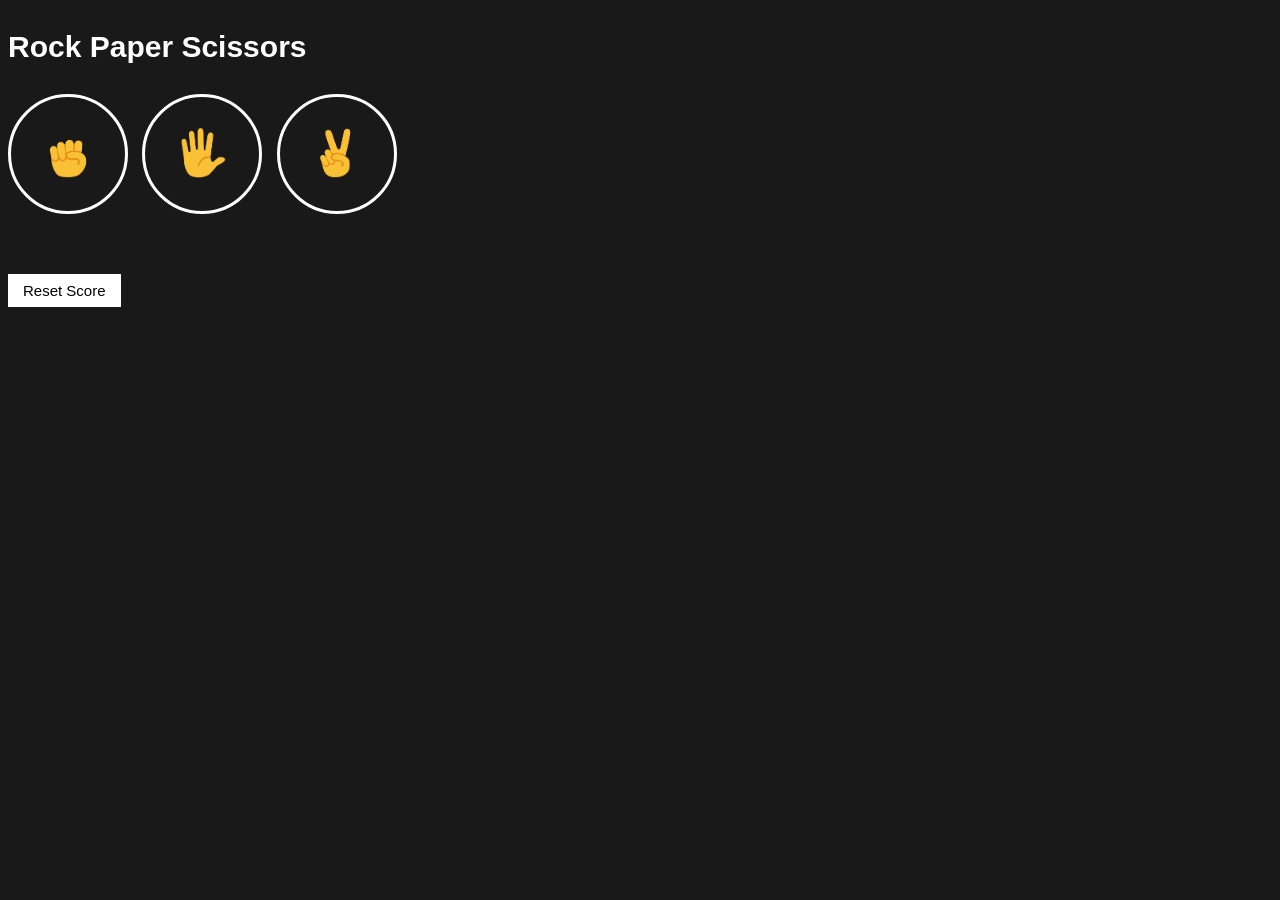
<file: Rock-Paper-Scissors/index.html>
<!DOCTYPE html>
<html>
    <head>
        <title>
           Rock Paper Scissors
        </title>
        <link rel="stylesheet" href="style.css">
    </head>
    <body>
        <p class="title">
            Rock Paper Scissors
        </p>
        <button onclick="
         playGame('Rock');
           " class="move-button" >
           <img src="images/rock-emoji.png" class="move-icon">
           </button>

        <button onclick="  
         playGame('Paper');
         " class="move-button">
         <img src="images/paper-emoji.png" class="move-icon">
         </button>


        <button onclick="
          playGame('Scissors');
        " class="move-button" >
        <img src="images/scissors-emoji.png"class="move-icon">
        </button>

        <p class="js-result result" ></p>

        <p class="js-moves"></p>

        <p class="js-score score"></p>

        <button onclick="
        score.wins = 0;
        score.losses = 0;
        score.ties = 0;
        localStorage.removeItem('score');
        updateScoreElement();
        " 
        class="reset-score-button"
        >Reset Score</button>
    </body>
    <script src="10-rock-paper-scissors.js"></script>
</html>
</file>
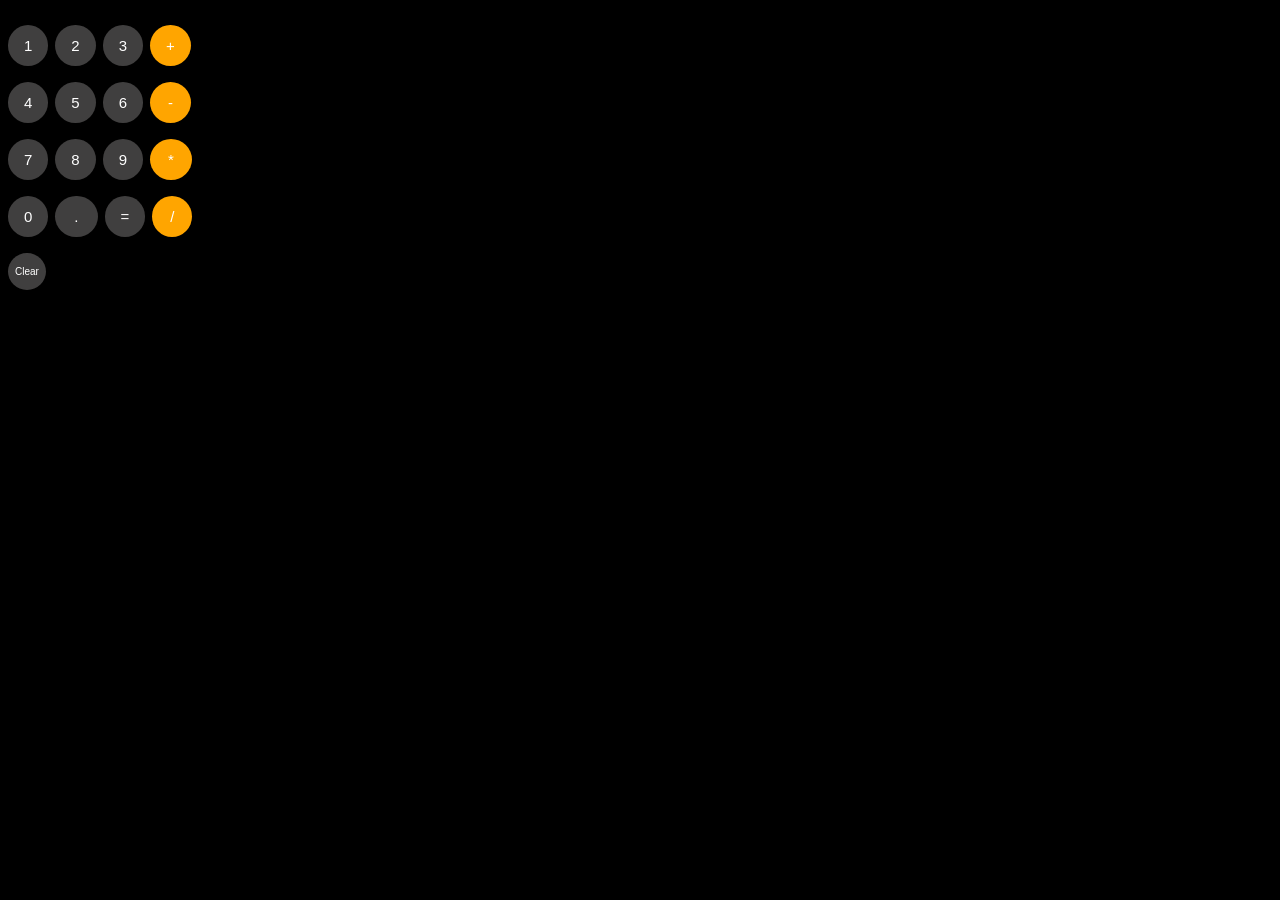
<file: calculator.html>
<!DOCTYPE html>
<html>
    <Head>
        <title>calculator</title>
    </Head>

    <style>

        body {
            background-color: black;
        }
 
        .show-numerals {
            font-size: 25px;
            color: white;
        }

        .number-button,
        .equal-button {
            background-color: rgb(64, 63, 63);
            color:white;
            padding:12px 16px;
            border-radius: 100%;
            border: none;
            font-size: 15px;
            margin-right: 3px;
        }

        .add-button{
            background-color: orange;
            color:white;
            padding:12px 16px;
            border-radius: 100%;
            border: none;
            font-size: 15px;
        }

        .clear-button{
            color:white;
            padding:13px 7px;
            background-color: rgb(64, 63, 63);
            border: none;
            border-radius: 100%;
            font-size: 10px;
        }

        .dot-button{
            background-color: rgb(64, 63, 63);
            color:white;
            padding:12px 19px;
            border-radius: 100%;
            border: none;
            font-size: 15px;
            margin-right: 3px;
        
        }

        .substract-button,
        .multiply-button,
        .division-button {
            background-color: orange;
            color:white;
            padding:12px 18px;
            border-radius: 100%;
            border: none;
            font-size: 15px;
        }



    </style>
    <body>


        <p class="show-numerals"></p>

        <button class="number-button" onclick="
         console.log(updateCalculation('1'));
         displayNumerals ();
            ">1</button>

        <button  class="number-button" onclick="
         console.log(updateCalculation('2'));
         displayNumerals ();
            ">2</button>

        <button class="number-button" onclick="
         console.log(updateCalculation('3'));
         displayNumerals ();
            ">3</button>

        <button class="add-button" onclick="
        console.log(updateCalculation('+'));
        displayNumerals ();
             ">+</button>
             
        <p></p>     
    

        <button class="number-button" onclick="
        console.log(updateCalculation('4'));
        displayNumerals ();
            ">4</button> 
        
        <button class="number-button" onclick="
        console.log(updateCalculation('5'));
        displayNumerals ();
            ">5</button>

        <button class="number-button" onclick="
         console.log(updateCalculation('6'));
         displayNumerals ();
            ">6</button>

        <button class="substract-button" onclick="
        console.log(updateCalculation('-'));
        displayNumerals ();
            ">-</button>

        <p></p>    


        <button class="number-button" onclick="
         console.log(updateCalculation('7'));
         displayNumerals ();
             ">7</button>
    
        <button  class="number-button" onclick="
        console.log(updateCalculation('8'));
        displayNumerals ();
            ">8</button>

        <button class="number-button" onclick="
        console.log(updateCalculation('9'));
        displayNumerals ();
            ">9</button>

        <button class="multiply-button" onclick="
        console.log(updateCalculation('*'));
        displayNumerals ();
            ">*</button>  
            
            <p></p>    

        <button class="number-button" onclick="
        console.log(updateCalculation('0'));
        displayNumerals ();
        ">0</button>

        <button class="dot-button" onclick="
        console.log(updateCalculation('.'));
        displayNumerals ();
        ">.</button>

        <button class="equal-button" onclick="
        calculation = eval(calculation);
        console.log(calculation);
        displayNumerals ();
        localStorage.setItem('calculation',calculation);
        ">=</button>

        <button class="division-button" onclick="
        console.log(updateCalculation('/'));
        displayNumerals ();
            ">/</button>
        <p></p>

        <button  class="clear-button" onclick="
        calculation = '';
        console.log(calculation);
        localStorage.setItem('calculation',calculation);
        displayNumerals ();
            ">Clear</button>
                
           
    <script>

        let calculation = localStorage.getItem('calculation') || '';

        function updateCalculation (value) {
            
            calculation = calculation + value;
             console.log(calculation) ;

             localStorage.setItem('calculation',calculation)
        }


        function displayNumerals () {
            document.querySelector('.show-numerals').innerHTML = calculation;  
              } 
        

    </script>    

    </body>
</html>
</file>
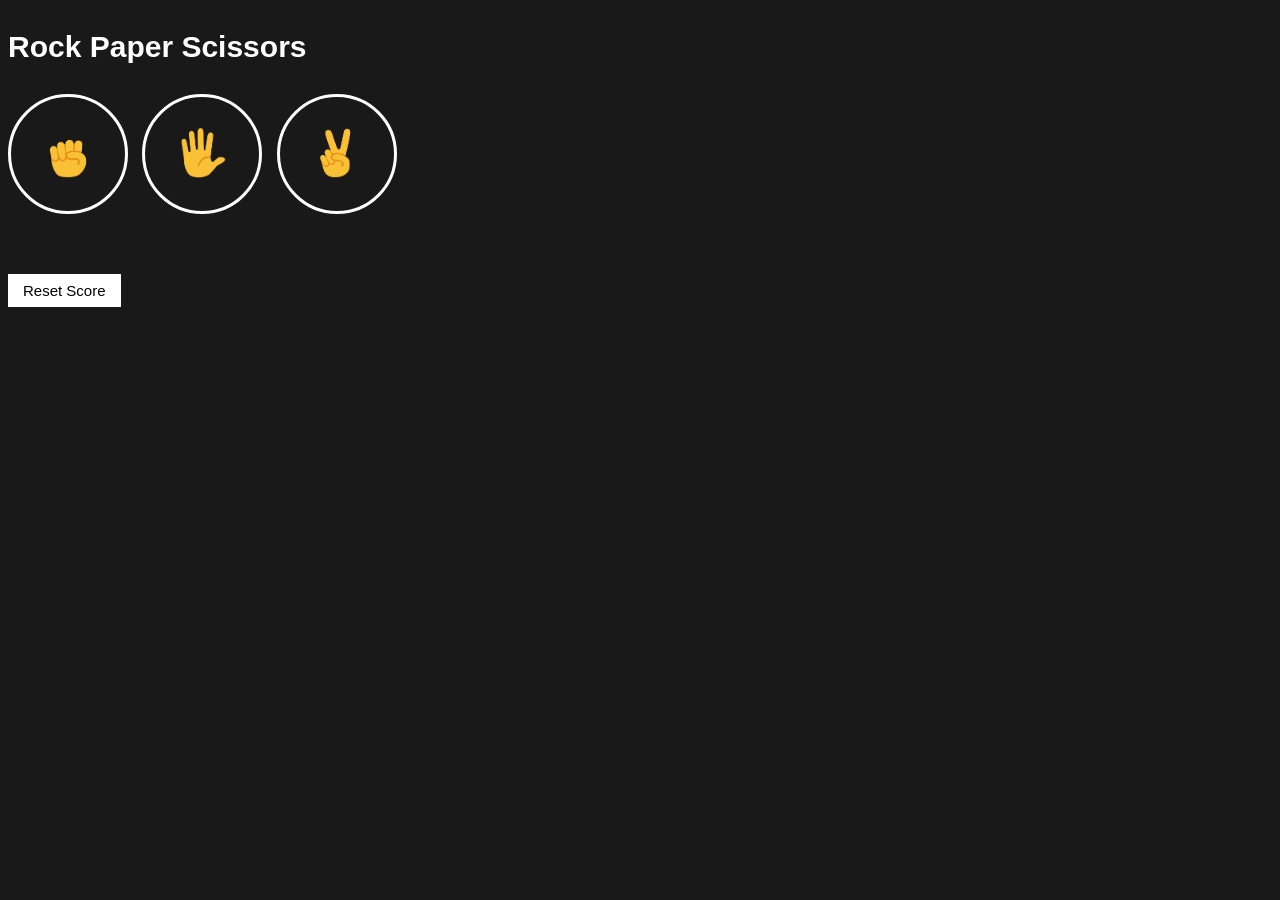
<file: Rock-Paper-Scissors/10-rock-paper-scissors css.html>
<!DOCTYPE html>
<html>
    <head>
        <title>
           Rock Paper Scissors
        </title>
        <link rel="stylesheet" href="10-rock-paper-scissors .css">
    </head>
    <body>
        <p class="title">
            Rock Paper Scissors
        </p>
        <button onclick="
         playGame('Rock');
           " class="move-button" >
           <img src="images/rock-emoji.png" class="move-icon">
           </button>

        <button onclick="  
         playGame('Paper');
         " class="move-button">
         <img src="images/paper-emoji.png" class="move-icon">
         </button>


        <button onclick="
          playGame('Scissors');
        " class="move-button" >
        <img src="images/scissors-emoji.png"class="move-icon">
        </button>

        <p class="js-result result" ></p>

        <p class="js-moves"></p>

        <p class="js-score score"></p>

        <button onclick="
        score.wins = 0;
        score.losses = 0;
        score.ties = 0;
        localStorage.removeItem('score');
        updateScoreElement();
        " 
        class="reset-score-button"
        >Reset Score</button>
    </body>
    <script src="10-rock-paper-scissors.js"></script>
</html>
</file>
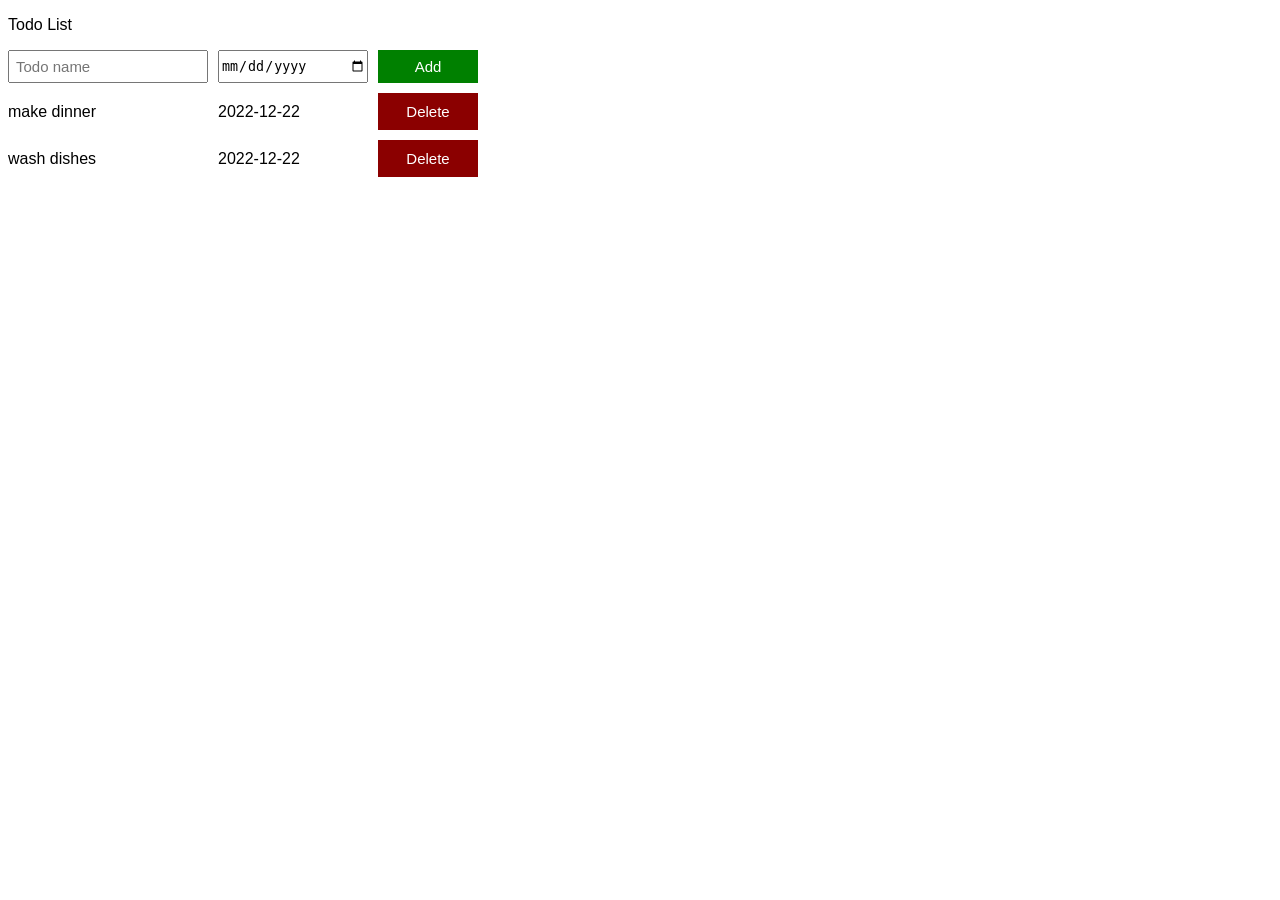
<file: Todo-List/todo-list.html>
<!DOCTYPE html>
<html>
    <head>
        <title>
            Todo List
        </title>
        <link rel="stylesheet" href="Todo-list.css">
    </head>
    <body>
        <p>Todo List </p>

        <div class="todo-input-grid">
            <input placeholder="Todo name" class="js-input name-input" onkeydown="handleKeydown(event);">
            <input type="date" 
            class="js-due-date-input due-date-input">
            <button onclick="
            addTodo()
            " class="add-todo-button">Add</button>
        </div>

        <div class="js-todo-list todo-grid"></div>
        <script src="todo-list.js"></script>
    </body>
</html>
</file>
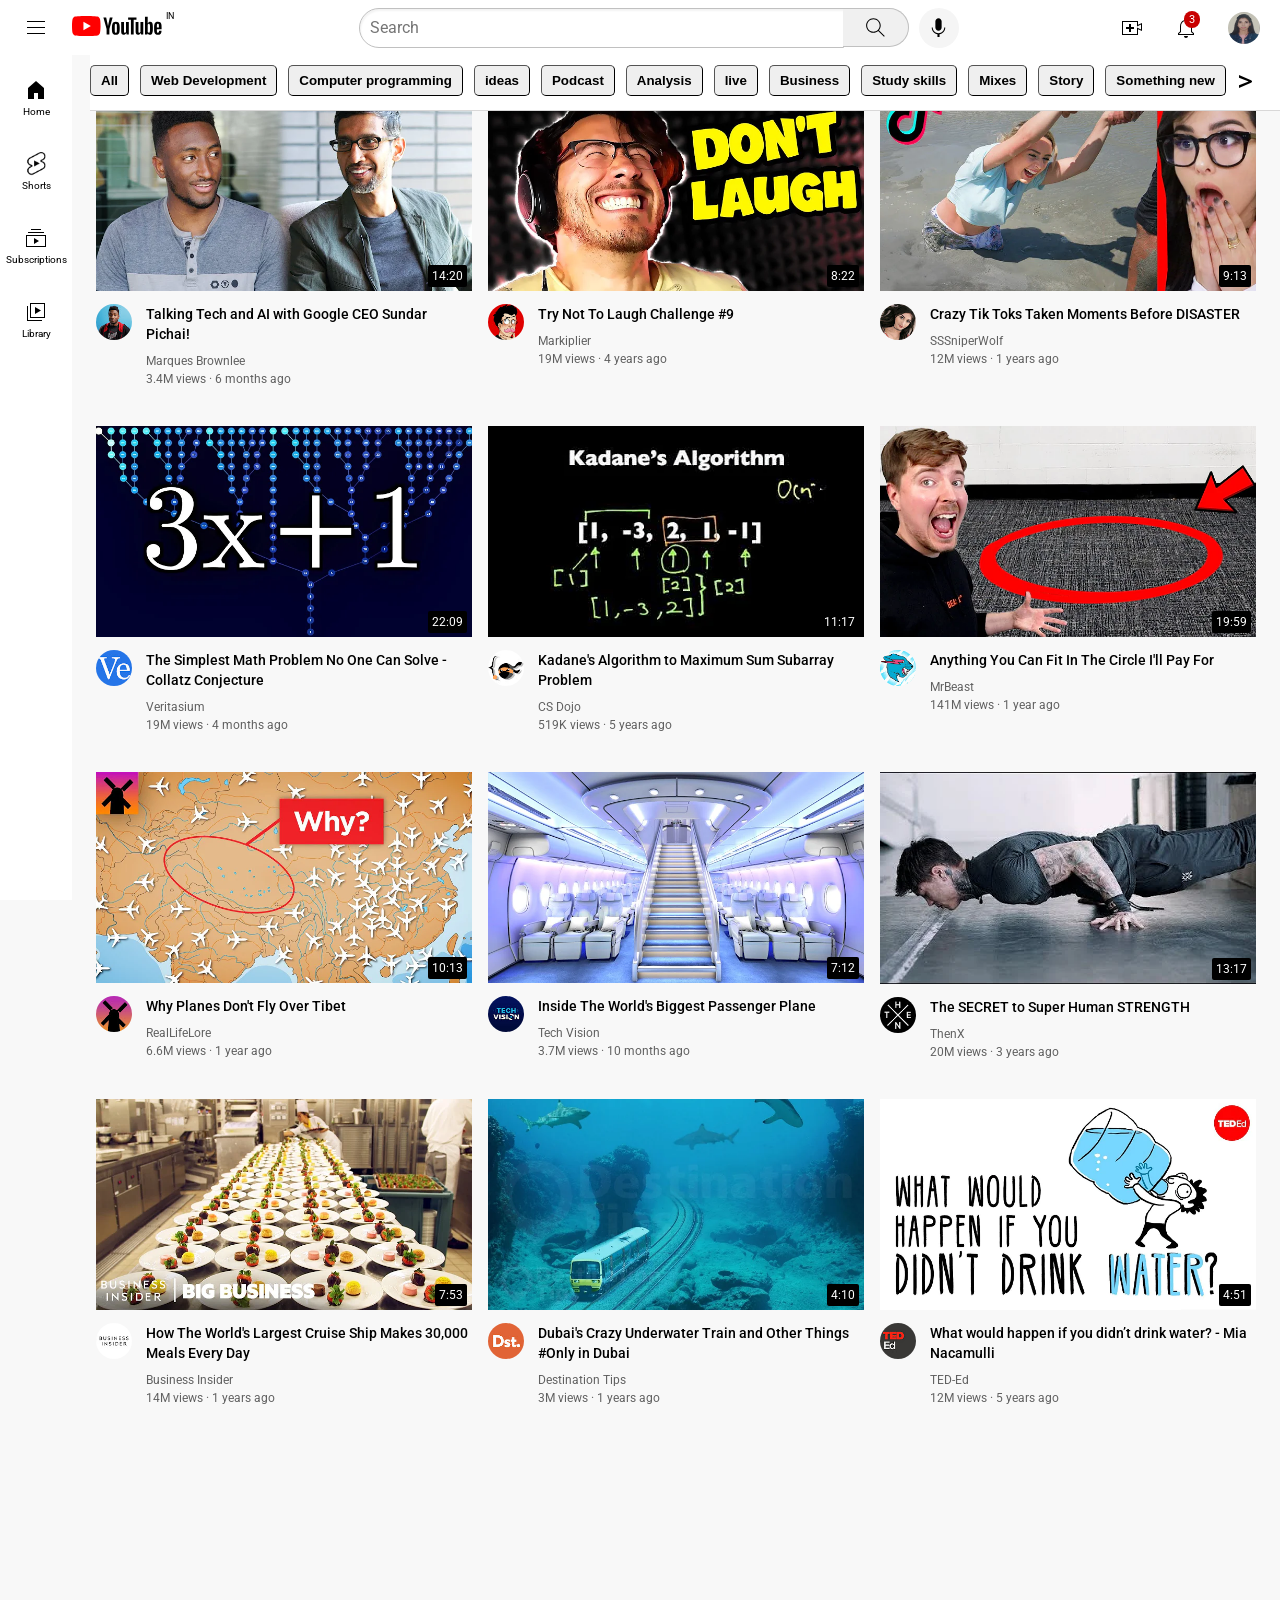
<file: Youtube Clone/Youtube clone (new version)/youtube.html>
<!DOCTYPE html>
<html>

    <head>

        <title>
             Youtube  clone 2
        </title>
        <link rel="preconnect" href="https://fonts.googleapis.com">
       <link rel="preconnect" href="https://fonts.gstatic.com" crossorigin>
      <link href="https://fonts.googleapis.com/css2?family=Roboto:wght@400;500;700&display=swap" rel="stylesheet">
        
        <link rel="stylesheet" href="styles/general.css">
        <link rel="stylesheet" href="styles/heading.css">
        <link rel="stylesheet" href="styles/video.css">
        <link rel="stylesheet" href="styles/sidebar.css">

    </head>
    
    <body>
        <header class="header">
         <div class="left-section">

            <img src="icons/hamburger-menu.svg" class="hamburger-menu">

            <div class="youtube-button-container">
            <img src="icons/youtube-logo.svg" class="youtube-logo">
            <div class="in">IN</div>
        </div>
         </div>   
         <div class="middle-section">
            
            <input  class="search-bar" type="text" placeholder="Search ">
            <button class="search-button">
                <img src="icons/search.svg" class="search-icon">
                <div class="tooltip">Search</div>
            </button>
            <button class="voice-search-button">
                <img src="icons/voice-search-icon.svg" class="voice-search-icon">
                <div class="tooltip">Search with your voice</div>
            </button>
           
         </div>
         <div class="right-section">
            <div class="upload-icon-container">
                <img src="icons/upload.svg" class="upload-icon" >
                <div class="tooltip">Create</div>
            </div> 
            
            <div class="notifications-icon-container">
                <img src="icons/notifications.svg" class="notifications-icon" >
               <div class="notifications-count">3</div>
               <div class="tooltip">notifications</div>
            </div>
           
            <img src="icons/dipti kumari.jpg" class="current-user-picture">
        </header>

        <header class="header2">
            <div class="left-section2">
                <button class="header2s-button"> All </button>
                <button class="header2s-button"> Web Development</button>
                <button class="header2s-button">Computer programming</button>
                <button class="header2s-button">ideas</button>
                <button class="header2s-button">Podcast</button>
                <button class="header2s-button">Analysis</button>
                <button class="header2s-button">live</button>
                <button class="header2s-button">Business</button>
                <button class="header2s-button">Study skills</button>
                <button class="header2s-button">Mixes</button>
                <button class="header2s-button">Story</button>
                <button class="header2s-button">Something new</button>
                <p class="arrow-in-right-section">></p>
            </div>
        </header>
       
    </div>

    <nav class="sidebar">
        <div class="sidebar-link">
            <img src="icons/home.svg">
            <div>Home</div>
         </div>
         <div class="sidebar-link">
            <img src="icons/shorts.png">
            <div>Shorts</div>
        </div>
        <div class="sidebar-link">
            <img src="icons/subscriptions.svg">
            <div>Subscriptions</div>
        </div>
        <!-- <div class="sidebar-link">
            <img src="icons/originals.svg">
            <div>Originals</div>
        </div>
        <div class="sidebar-link">
            <img src="icons/youtube-music.svg">
            <div>Youtube-Music</div>
        </div> -->
        <div class="sidebar-link">
            <img src="icons/library.svg">
            <div>Library</div>
        </nav>
    </div>


    <main>
       <section class="video-grid">

        <div class="video-preview">
            <div class="thumbnail-row">
                <a href="https://www.youtube.com/watch?v=n2RNcPRtAiY" target="_blank" class="video-title-link">
                <img class="thumbnail" src="thumbnails/thumbnail1.webp">
                </a>
                <div class="video-time">14:20</div>
            </div>
            
            <div class="video-info-grid">
                <div class="channel-picture">
                    <a href="https://www.youtube.com/c/mkbhd" target="_blank">
                    <img  class="profile-picture " src="thumbnails/channel-1.jpeg">
                </a>
                </div>
                <div class="video-info"> 
                    <a href="https://www.youtube.com/watch?v=n2RNcPRtAiY" target="_blank" class="video-title-link">
                    <p class="video-title">
                    Talking Tech and AI with Google CEO Sundar Pichai!
                    </p>
                </a>
                    <p class="video-author">
                    Marques Brownlee
                    </p>
                    <P class="video-stats">
                    3.4M views · 6 months ago
                    </P>
                </div>               
            </div>
        </div>
        

        <div class="video-preview">
            <div class="thumbnail-row">
                <a href="https://www.youtube.com/watch?v=mP0RAo9SKZk" target="_blank" class="video-title-link">
                <img class="thumbnail" src="thumbnails/thumbnail-2.webp">
                </a>
                <div class="video-time">8:22</div>
            </div>
            <div class="video-info-grid">
                <div class="channel-picture">
                    <a href="https://www.youtube.com/c/markiplier" target="_blank">  
                    <img  class="profile-picture " src="thumbnails/channel-2.jpeg">
                    </a>
                </div>
                <div class="video-info"> 
                    <a href="https://www.youtube.com/watch?v=mP0RAo9SKZk" target="_blank" class="video-title-link">
                    <p class="video-title">
                    Try Not To Laugh Challenge #9
                    </p>
                </a>
                    <p class="video-author">
                        Markiplier
                    </p>
                    <P class="video-stats">
                    19M views · 4 years ago
                    </P>
                </div>               
            </div>
        </div>
        

        <div class="video-preview">
            <div class="thumbnail-row">
                <a href="https://www.youtube.com/watch?v=FgjPQQeTh1w" target="_blank" class="video-title-link">
                <img class="thumbnail" src="thumbnails/thumbnail-3.webp">
                </a>
                <div class="video-time">9:13</div>
            </div>
            <div class="video-info-grid">
                <div class="channel-picture">
                    <a href="https://www.youtube.com/user/SSSniperWolf" target="_blank">   
                    <img  class="profile-picture " src="thumbnails/channel-3.jpeg">
                    </a>
                </div>
                <div class="video-info"> 
                    <a href="https://www.youtube.com/watch?v=FgjPQQeTh1w" target="_blank" class="video-title-link">
                    <p class="video-title">
                    Crazy Tik Toks Taken Moments Before DISASTER
                    </p>
                </a>
                    <p class="video-author">
                        SSSniperWolf
                    </p>
                    <P class="video-stats">
                    12M views · 1 years ago
                    </P>
                </div>               
            </div>
        </div>
           

        <div class="video-preview">
            <div class="thumbnail-row">
                <a href="https://www.youtube.com/watch?v=094y1Z2wpJg" target="_blank" class="video-title-link">
                <img class="thumbnail" src="thumbnails/thumbnail-4.webp">
                </a>
                <div class="video-time">22:09</div>           
            </div>
            <div class="video-info-grid">
                <div class="channel-picture">
                    <a href="https://www.youtube.com/c/veritasium" target="_blank">
                    <img  class="profile-picture " src="thumbnails/channel-4.jpeg">
                    </a>
                </div>
                <div class="video-info"> 
                    <a href="https://www.youtube.com/watch?v=094y1Z2wpJg" target="_blank" class="video-title-link">
                    <p class="video-title">
                    
                     The Simplest Math Problem No One Can Solve - Collatz Conjecture
                    </p>
                </a>
                    <p class="video-author">
                        Veritasium
                    </p>
                    <P class="video-stats">
                    19M views · 4 months ago
                    </P>
                </div>               
            </div>
        </div>
        

        <div class="video-preview">
            <div class="thumbnail-row">
                <a href="https://www.youtube.com/watch?v=86CQq3pKSUw" target="_blank" class="video-title-link">
                <img class="thumbnail" src="thumbnails/thumbnail-5.webp">
                </a>
                <div class="video-time">11:17</div>
            </div>
            <div class="video-info-grid">
                <div class="channel-picture">
                    <a href="https://www.youtube.com/c/CSDojo" target="_blank">
                    <img  class="profile-picture " src="thumbnails/channel-5.jpeg">
                    </a>
                </div>
                <div class="video-info"> 
                    <a href="https://www.youtube.com/watch?v=86CQq3pKSUw" target="_blank" class="video-title-link">
                    <p class="video-title">
                    
                     Kadane's Algorithm to Maximum Sum Subarray Problem
                    </p>
                </a>
                    <p class="video-author">
                        CS Dojo
                    </p>
                    <P class="video-stats">
                        519K views · 5 years ago
                    </P>
                </div>               
            </div>
        </div>


        <div class="video-preview">
            <div class="thumbnail-row">
                <a href="https://www.youtube.com/watch?v=yXWw0_UfSFg" target="_blank" class="video-title-link">
                <img class="thumbnail" src="thumbnails/thumbnail-6.webp">
                </a>
                <div class="video-time">19:59</div>
            </div>
            <div class="video-info-grid">
                <div class="channel-picture">
                    <a href="https://www.youtube.com/c/MrBeast6000" target="_blank">
                    <img  class="profile-picture " src="thumbnails/channel-6.jpeg">
                    </a>
                </div>
                <div class="video-info"> 
                    <a href="https://www.youtube.com/watch?v=yXWw0_UfSFg" target="_blank" class="video-title-link">
                    <p class="video-title">
                    
                    Anything You Can Fit In The Circle I'll Pay For
                    </p>
                </a>
                    <p class="video-author">
                        MrBeast
                    </p>
                    <P class="video-stats">
                        141M views · 1 year ago
                    </P>
                </div>               
            </div>
        </div>



        <div class="video-preview">
            <div class="thumbnail-row">
                <img class="thumbnail" src="thumbnails/thumbnail-7.webp">
                <div class="video-time">10:13</div>
            </div>
            <div class="video-info-grid">
                <div class="channel-picture">
                    <img  class="profile-picture " src="thumbnails/channel-7.jpeg">
                </div>
                <div class="video-info"> 
                    <a href="https://www.youtube.com/watch?v=fNVa1qMbF9Y" target="_blank" class="video-title-link">

                    <p class="video-title">
                    Why Planes Don't Fly Over Tibet
                    </p>
                </a>
                    <p class="video-author">
                        RealLifeLore
                    </p>
                    <P class="video-stats">
                        6.6M views · 1 year ago
                    </P>
                </div>               
            </div>
        </div>


        <div class="video-preview">
            <div class="thumbnail-row">
                <img class="thumbnail" src="thumbnails/thumbnail-8.webp">
                <div class="video-time">7:12</div>
            </div>
            <div class="video-info-grid">
                <div class="channel-picture">
                    <img  class="profile-picture " src="thumbnails/channel-8.jpeg">
                </div>
                <div class="video-info"> 
                    <a href="https://www.youtube.com/watch?v=lFm4EM1juls" target="_blank" class="video-title-link">

                    <p class="video-title">
                        Inside The World's Biggest Passenger Plane                    
                    </p>
                </a>
                    <p class="video-author">
                        Tech Vision
                    </p>
                    <P class="video-stats">
                        3.7M views · 10 months ago
                    </P>
                </div>               
            </div>
        </div>


        <div class="video-preview">
            <div class="thumbnail-row">
                <img class="thumbnail" src="thumbnails/thumbnail-9.webp">
                <div class="video-time">13:17</div>
            </div>
            <div class="video-info-grid">
                <div class="channel-picture">
                    <img  class="profile-picture " src="thumbnails/channel-9.jpeg">
                </div>
                <div class="video-info"> 
                    <a href="https://www.youtube.com/watch?v=ixmxOlcrlUc" target="_blank" class="video-title-link">

                    <p class="video-title">
                 The SECRET to Super Human STRENGTH     
                   </p>
                </a>
                    <p class="video-author">
                        ThenX
                    </p>
                    <P class="video-stats">
                    20M views · 3 years ago
                    </P>
                </div>               
            </div>
        </div>


        <div class="video-preview">
            <div class="thumbnail-row">
                <img class="thumbnail" src="thumbnails/thumbnail-10.webp">
                <div class="video-time">7:53</div>
            </div>
            <div class="video-info-grid">
                <div class="channel-picture">
                    <img  class="profile-picture " src="thumbnails/channel-10.jpeg">
                </div>
                <div class="video-info"> 
                    <a href="https://www.youtube.com/watch?v=R2vXbFp5C9o" target="_blank" class="video-title-link">

                    <p class="video-title">
                     How The World's Largest Cruise Ship Makes 30,000 Meals Every Day
                    </p>
                </a>
                    <p class="video-author">
                        Business Insider
                    </p>
                    <P class="video-stats">
                    14M views · 1 years ago
                    </P>
                </div>               
            </div>
        </div>


        <div class="video-preview">
            <div class="thumbnail-row">
                <img class="thumbnail" src="thumbnails/thumbnail-11.webp">
                <div class="video-time">4:10</div>
            </div>
            <div class="video-info-grid">
                <div class="channel-picture">
                    <img  class="profile-picture " src="thumbnails/channel-11.jpeg">
                </div>
                <div class="video-info"> 
                    <a href="https://www.youtube.com/watch?v=0nZuYyXET3s" target="_blank" class="video-title-link">

                    <p class="video-title">
                    Dubai's Crazy Underwater Train and Other Things #Only in Dubai
                    </p>
                </a>
                    <p class="video-author">
                        Destination Tips
                    </p>
                    <P class="video-stats">
                    3M views · 1 years ago
                    </P>
                </div>               
            </div>
        </div>

        <div class="video-preview">
            <div class="thumbnail-row">
                <img class="thumbnail" src="thumbnails/thumbnail-12.webp">
                <div class="video-time">4:51</div>
            </div>
            <div class="video-info-grid">
                <div class="channel-picture">
                    <img  class="profile-picture " src="thumbnails/channel-12.jpeg">
                </div>
                <div class="video-info"> 
                    <a href="https://www.youtube.com/watch?v=9iMGFqMmUFs" target="_blank" class="video-title-link">

                    <p class="video-title">
                        What would happen if you didn’t drink water? - Mia Nacamulli                   
                     </p>
                    </a>
                    <p class="video-author">
                        TED-Ed
                    </p>
                    <P class="video-stats">
                    12M views · 5 years ago
                    </P>
                </div>               
            </div>
        </div>
       </section>
    </main>


       

    </body>
</html>
</file>
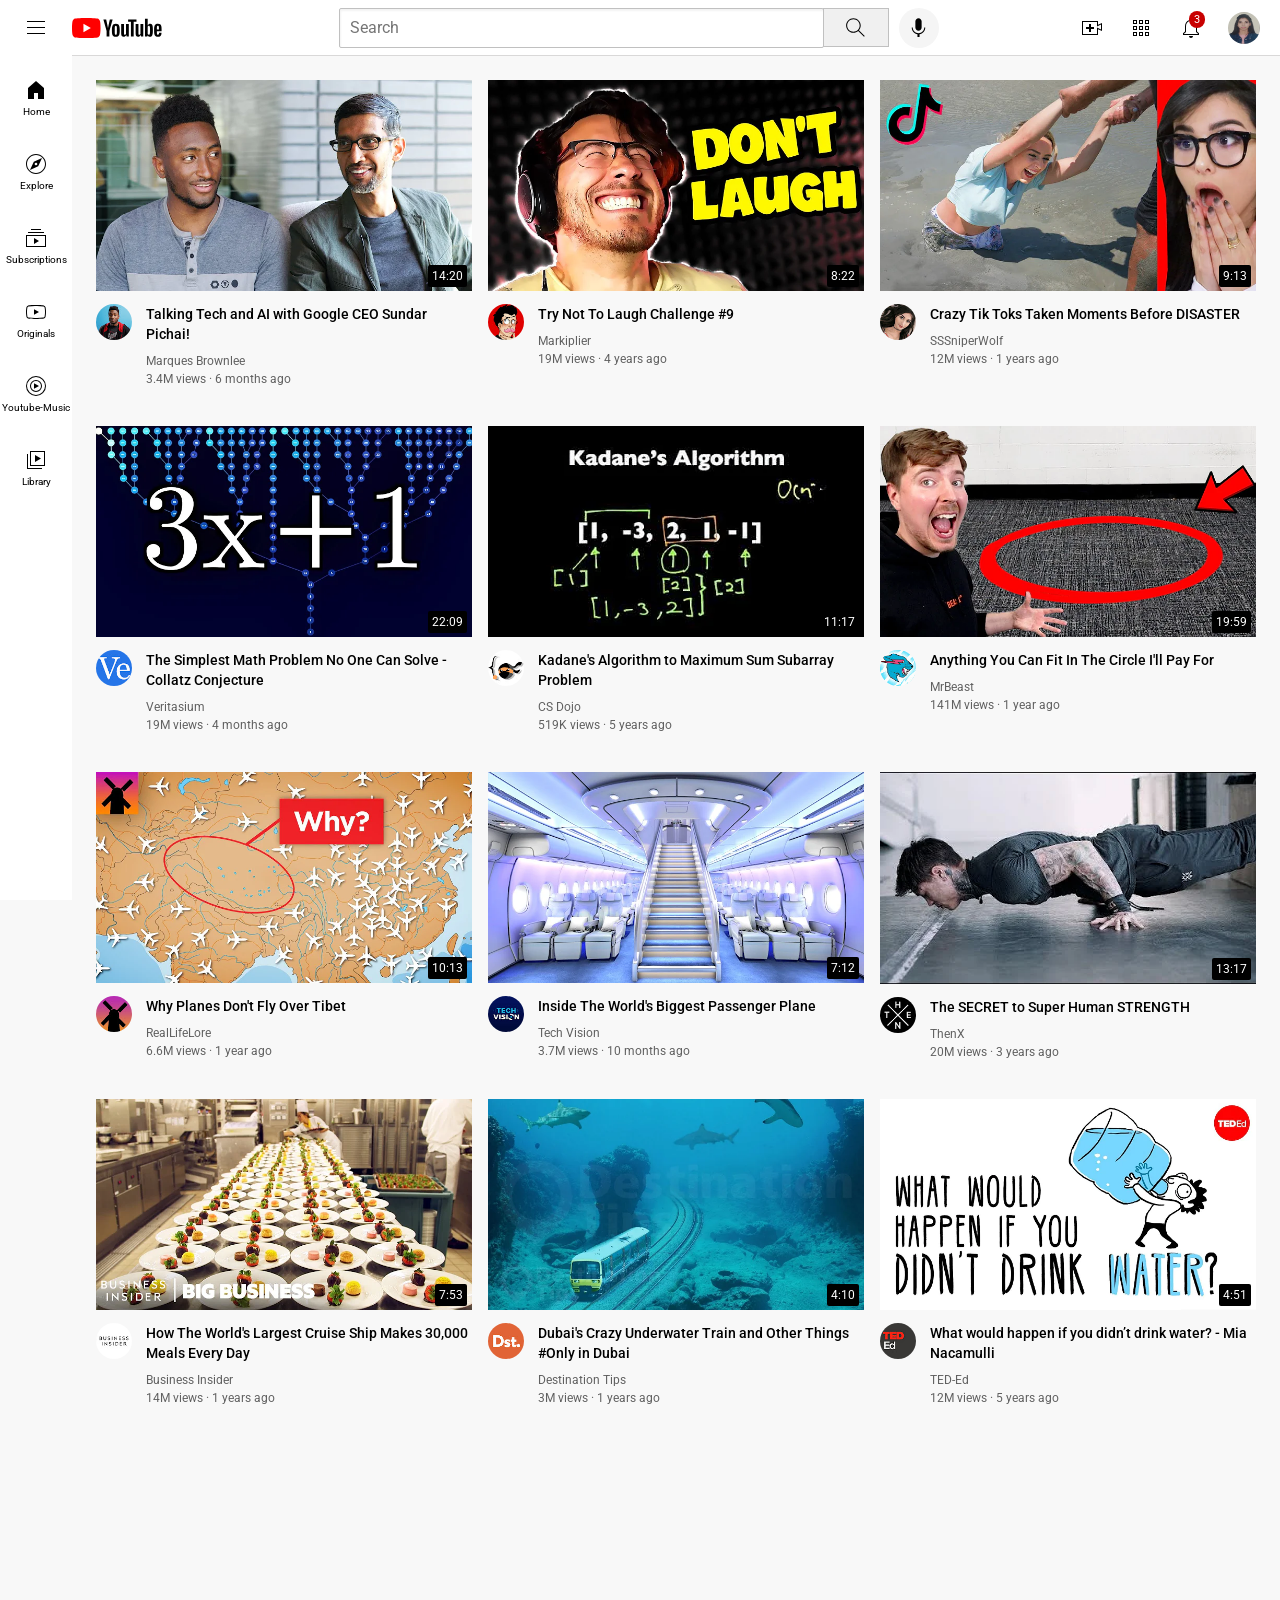
<file: Youtube Clone/youtube clone (old version)/youtube.html>
<!DOCTYPE html>
<html>

    <head>

        <title>
             Youtube  clone
        </title>
        <link rel="preconnect" href="https://fonts.googleapis.com">
       <link rel="preconnect" href="https://fonts.gstatic.com" crossorigin>
      <link href="https://fonts.googleapis.com/css2?family=Roboto:wght@400;500;700&display=swap" rel="stylesheet">
        
        <link rel="stylesheet" href="styles/general.css">
        <link rel="stylesheet" href="styles/heading.css">
        <link rel="stylesheet" href="styles/video.css">
        <link rel="stylesheet" href="styles/sidebar.css">

    </head>
    
    <body>
        <header class="header">
         <div class="left-section">

            <img src="icons/hamburger-menu.svg" class="hamburger-menu">
            <img src="icons/youtube-logo.svg" class="youtube-logo">

         </div>   
         <div class="middle-section">

            <input  class="search-bar" type="text" placeholder="Search ">
            <button class="search-button">
                <img src="icons/search.svg" class="search-icon">
                <div class="tooltip">Search</div>
            </button>
            <button class="voice-search-button">
                <img src="icons/voice-search-icon.svg" class="voice-search-icon">
                <div class="tooltip">Search with your voice</div>
            </button>
           
         </div>
         <div class="right-section">
            <div class="upload-icon-container">
                <img src="icons/upload.svg" class="upload-icon" >
                <div class="tooltip">Create</div>
            </div> 
            <div class="youtube-apps-icon-container">
            <img src="icons/youtube-apps.svg" class="youtube-apps-icon" >
             <div class="tooltip">Youtube apps</div>
        </div>
            <div class="notifications-icon-container">
                <img src="icons/notifications.svg" class="notifications-icon" >
               <div class="notifications-count">3</div>
               <div class="tooltip">notifications</div>
            </div>
           
            <img src="icons/dipti kumari.jpg" class="current-user-picture">
        </header>
       
    </div>

    <nav class="sidebar">
        <div class="sidebar-link">
            <img src="icons/home.svg">
            <div>Home</div>
         </div>
         <div class="sidebar-link">
            <img src="icons/explore.svg">
            <div>Explore</div>
        </div>
        <div class="sidebar-link">
            <img src="icons/subscriptions.svg">
            <div>Subscriptions</div>
        </div>
        <div class="sidebar-link">
            <img src="icons/originals.svg">
            <div>Originals</div>
        </div>
        <div class="sidebar-link">
            <img src="icons/youtube-music.svg">
            <div>Youtube-Music</div>
        </div>
        <div class="sidebar-link">
            <img src="icons/library.svg">
            <div>Library</div>
        </nav>
    </div>


    <main>
       <section class="video-grid">

        <div class="video-preview">
            <div class="thumbnail-row">
                <a href="https://www.youtube.com/watch?v=n2RNcPRtAiY" target="_blank" class="video-title-link">
                <img class="thumbnail" src="thumbnails/thumbnail1.webp">
                </a>
                <div class="video-time">14:20</div>
            </div>
            
            <div class="video-info-grid">
                <div class="channel-picture">
                    <a href="https://www.youtube.com/c/mkbhd" target="_blank">
                    <img  class="profile-picture " src="thumbnails/channel-1.jpeg">
                </a>
                </div>
                <div class="video-info"> 
                    <a href="https://www.youtube.com/watch?v=n2RNcPRtAiY" target="_blank" class="video-title-link">
                    <p class="video-title">
                    Talking Tech and AI with Google CEO Sundar Pichai!
                    </p>
                </a>
                    <p class="video-author">
                    Marques Brownlee
                    </p>
                    <P class="video-stats">
                    3.4M views · 6 months ago
                    </P>
                </div>               
            </div>
        </div>
        

        <div class="video-preview">
            <div class="thumbnail-row">
                <a href="https://www.youtube.com/watch?v=mP0RAo9SKZk" target="_blank" class="video-title-link">
                <img class="thumbnail" src="thumbnails/thumbnail-2.webp">
                </a>
                <div class="video-time">8:22</div>
            </div>
            <div class="video-info-grid">
                <div class="channel-picture">
                    <a href="https://www.youtube.com/c/markiplier" target="_blank">  
                    <img  class="profile-picture " src="thumbnails/channel-2.jpeg">
                    </a>
                </div>
                <div class="video-info"> 
                    <a href="https://www.youtube.com/watch?v=mP0RAo9SKZk" target="_blank" class="video-title-link">
                    <p class="video-title">
                    Try Not To Laugh Challenge #9
                    </p>
                </a>
                    <p class="video-author">
                        Markiplier
                    </p>
                    <P class="video-stats">
                    19M views · 4 years ago
                    </P>
                </div>               
            </div>
        </div>
        

        <div class="video-preview">
            <div class="thumbnail-row">
                <a href="https://www.youtube.com/watch?v=FgjPQQeTh1w" target="_blank" class="video-title-link">
                <img class="thumbnail" src="thumbnails/thumbnail-3.webp">
                </a>
                <div class="video-time">9:13</div>
            </div>
            <div class="video-info-grid">
                <div class="channel-picture">
                    <a href="https://www.youtube.com/user/SSSniperWolf" target="_blank">   
                    <img  class="profile-picture " src="thumbnails/channel-3.jpeg">
                    </a>
                </div>
                <div class="video-info"> 
                    <a href="https://www.youtube.com/watch?v=FgjPQQeTh1w" target="_blank" class="video-title-link">
                    <p class="video-title">
                    Crazy Tik Toks Taken Moments Before DISASTER
                    </p>
                </a>
                    <p class="video-author">
                        SSSniperWolf
                    </p>
                    <P class="video-stats">
                    12M views · 1 years ago
                    </P>
                </div>               
            </div>
        </div>
           

        <div class="video-preview">
            <div class="thumbnail-row">
                <a href="https://www.youtube.com/watch?v=094y1Z2wpJg" target="_blank" class="video-title-link">
                <img class="thumbnail" src="thumbnails/thumbnail-4.webp">
                </a>
                <div class="video-time">22:09</div>           
            </div>
            <div class="video-info-grid">
                <div class="channel-picture">
                    <a href="https://www.youtube.com/c/veritasium" target="_blank">
                    <img  class="profile-picture " src="thumbnails/channel-4.jpeg">
                    </a>
                </div>
                <div class="video-info"> 
                    <a href="https://www.youtube.com/watch?v=094y1Z2wpJg" target="_blank" class="video-title-link">
                    <p class="video-title">
                    
                     The Simplest Math Problem No One Can Solve - Collatz Conjecture
                    </p>
                </a>
                    <p class="video-author">
                        Veritasium
                    </p>
                    <P class="video-stats">
                    19M views · 4 months ago
                    </P>
                </div>               
            </div>
        </div>
        

        <div class="video-preview">
            <div class="thumbnail-row">
                <a href="https://www.youtube.com/watch?v=86CQq3pKSUw" target="_blank" class="video-title-link">
                <img class="thumbnail" src="thumbnails/thumbnail-5.webp">
                </a>
                <div class="video-time">11:17</div>
            </div>
            <div class="video-info-grid">
                <div class="channel-picture">
                    <a href="https://www.youtube.com/c/CSDojo" target="_blank">
                    <img  class="profile-picture " src="thumbnails/channel-5.jpeg">
                    </a>
                </div>
                <div class="video-info"> 
                    <a href="https://www.youtube.com/watch?v=86CQq3pKSUw" target="_blank" class="video-title-link">
                    <p class="video-title">
                    
                     Kadane's Algorithm to Maximum Sum Subarray Problem
                    </p>
                </a>
                    <p class="video-author">
                        CS Dojo
                    </p>
                    <P class="video-stats">
                        519K views · 5 years ago
                    </P>
                </div>               
            </div>
        </div>


        <div class="video-preview">
            <div class="thumbnail-row">
                <a href="https://www.youtube.com/watch?v=yXWw0_UfSFg" target="_blank" class="video-title-link">
                <img class="thumbnail" src="thumbnails/thumbnail-6.webp">
                </a>
                <div class="video-time">19:59</div>
            </div>
            <div class="video-info-grid">
                <div class="channel-picture">
                    <a href="https://www.youtube.com/c/MrBeast6000" target="_blank">
                    <img  class="profile-picture " src="thumbnails/channel-6.jpeg">
                    </a>
                </div>
                <div class="video-info"> 
                    <a href="https://www.youtube.com/watch?v=yXWw0_UfSFg" target="_blank" class="video-title-link">
                    <p class="video-title">
                    
                    Anything You Can Fit In The Circle I'll Pay For
                    </p>
                </a>
                    <p class="video-author">
                        MrBeast
                    </p>
                    <P class="video-stats">
                        141M views · 1 year ago
                    </P>
                </div>               
            </div>
        </div>



        <div class="video-preview">
            <div class="thumbnail-row">
                <img class="thumbnail" src="thumbnails/thumbnail-7.webp">
                <div class="video-time">10:13</div>
            </div>
            <div class="video-info-grid">
                <div class="channel-picture">
                    <img  class="profile-picture " src="thumbnails/channel-7.jpeg">
                </div>
                <div class="video-info"> 
                    <a href="https://www.youtube.com/watch?v=fNVa1qMbF9Y" target="_blank" class="video-title-link">

                    <p class="video-title">
                    Why Planes Don't Fly Over Tibet
                    </p>
                </a>
                    <p class="video-author">
                        RealLifeLore
                    </p>
                    <P class="video-stats">
                        6.6M views · 1 year ago
                    </P>
                </div>               
            </div>
        </div>


        <div class="video-preview">
            <div class="thumbnail-row">
                <img class="thumbnail" src="thumbnails/thumbnail-8.webp">
                <div class="video-time">7:12</div>
            </div>
            <div class="video-info-grid">
                <div class="channel-picture">
                    <img  class="profile-picture " src="thumbnails/channel-8.jpeg">
                </div>
                <div class="video-info"> 
                    <a href="https://www.youtube.com/watch?v=lFm4EM1juls" target="_blank" class="video-title-link">

                    <p class="video-title">
                        Inside The World's Biggest Passenger Plane                    
                    </p>
                </a>
                    <p class="video-author">
                        Tech Vision
                    </p>
                    <P class="video-stats">
                        3.7M views · 10 months ago
                    </P>
                </div>               
            </div>
        </div>


        <div class="video-preview">
            <div class="thumbnail-row">
                <img class="thumbnail" src="thumbnails/thumbnail-9.webp">
                <div class="video-time">13:17</div>
            </div>
            <div class="video-info-grid">
                <div class="channel-picture">
                    <img  class="profile-picture " src="thumbnails/channel-9.jpeg">
                </div>
                <div class="video-info"> 
                    <a href="https://www.youtube.com/watch?v=ixmxOlcrlUc" target="_blank" class="video-title-link">

                    <p class="video-title">
                 The SECRET to Super Human STRENGTH     
                   </p>
                </a>
                    <p class="video-author">
                        ThenX
                    </p>
                    <P class="video-stats">
                    20M views · 3 years ago
                    </P>
                </div>               
            </div>
        </div>


        <div class="video-preview">
            <div class="thumbnail-row">
                <img class="thumbnail" src="thumbnails/thumbnail-10.webp">
                <div class="video-time">7:53</div>
            </div>
            <div class="video-info-grid">
                <div class="channel-picture">
                    <img  class="profile-picture " src="thumbnails/channel-10.jpeg">
                </div>
                <div class="video-info"> 
                    <a href="https://www.youtube.com/watch?v=R2vXbFp5C9o" target="_blank" class="video-title-link">

                    <p class="video-title">
                     How The World's Largest Cruise Ship Makes 30,000 Meals Every Day
                    </p>
                </a>
                    <p class="video-author">
                        Business Insider
                    </p>
                    <P class="video-stats">
                    14M views · 1 years ago
                    </P>
                </div>               
            </div>
        </div>


        <div class="video-preview">
            <div class="thumbnail-row">
                <img class="thumbnail" src="thumbnails/thumbnail-11.webp">
                <div class="video-time">4:10</div>
            </div>
            <div class="video-info-grid">
                <div class="channel-picture">
                    <img  class="profile-picture " src="thumbnails/channel-11.jpeg">
                </div>
                <div class="video-info"> 
                    <a href="https://www.youtube.com/watch?v=0nZuYyXET3s" target="_blank" class="video-title-link">

                    <p class="video-title">
                    Dubai's Crazy Underwater Train and Other Things #Only in Dubai
                    </p>
                </a>
                    <p class="video-author">
                        Destination Tips
                    </p>
                    <P class="video-stats">
                    3M views · 1 years ago
                    </P>
                </div>               
            </div>
        </div>

        <div class="video-preview">
            <div class="thumbnail-row">
                <img class="thumbnail" src="thumbnails/thumbnail-12.webp">
                <div class="video-time">4:51</div>
            </div>
            <div class="video-info-grid">
                <div class="channel-picture">
                    <img  class="profile-picture " src="thumbnails/channel-12.jpeg">
                </div>
                <div class="video-info"> 
                    <a href="https://www.youtube.com/watch?v=9iMGFqMmUFs" target="_blank" class="video-title-link">

                    <p class="video-title">
                        What would happen if you didn’t drink water? - Mia Nacamulli                   
                     </p>
                    </a>
                    <p class="video-author">
                        TED-Ed
                    </p>
                    <P class="video-stats">
                    12M views · 5 years ago
                    </P>
                </div>               
            </div>
        </div>
       </section>
    </main>


       

    </body>
</html>
</file>
<file: Rock-Paper-Scissors/style.css>
body {
    background-color: rgb(25,25,25);
    color:white;
    font-family: arial;
 }

 .title {
    font-size: 30px ;
    font-weight: 700;
 }

 .move-icon {
    height: 50px;
 }

 .move-button{
    background-color: transparent;
    border: 3px solid white;
    width:120px;
    height: 120px;
    border-radius: 60px;
    margin-right: 10px;
    cursor: pointer;
 }

 .result {
    font-size: 25px;
    font-weight: bold;
    margin-top: 50px;
 }

 .score {
    margin-top: 60px;
 }

 .reset-score-button {
    background-color: white;
    border:none;
    font-size: 15px;
    padding:8px 15px;
    cursor: pointer;
 }
</file>
<file: Rock-Paper-Scissors/10-rock-paper-scissors .css>
body {
    background-color: rgb(25,25,25);
    color:white;
    font-family: arial;
 }

 .title {
    font-size: 30px ;
    font-weight: 700;
 }

 .move-icon {
    height: 50px;
 }

 .move-button{
    background-color: transparent;
    border: 3px solid white;
    width:120px;
    height: 120px;
    border-radius: 60px;
    margin-right: 10px;
    cursor: pointer;
 }

 .result {
    font-size: 25px;
    font-weight: bold;
    margin-top: 50px;
 }

 .score {
    margin-top: 60px;
 }

 .reset-score-button {
    background-color: white;
    border:none;
    font-size: 15px;
    padding:8px 15px;
    cursor: pointer;
 }
</file>
<file: Todo-List/Todo-list.css>
body {
    font-family: arial;
}

.todo-grid,
.todo-input-grid{
    display:grid;
    grid-template-columns: 200px 150px 100px;
    column-gap: 10px;
    row-gap: 10px;
    align-items: center;

}

.todo-input-grid{
    margin-bottom: 10px;
    align-items: stretch;
}

.name-input,
.due-date-inputs {
    font-size: 15px;
    padding:6px;

}

.add-todo-button{
    background-color: green;
    color:white;
    border:none;
    font-size: 15px;
    cursor: pointer;
}

.delete-todo-button{
    background-color: darkred;
    color:white;
    border:none;
    font-size: 15px;
    cursor: pointer;
    padding-top:10px;
    padding-bottom: 10px;
}
</file>
<file: Youtube Clone/Youtube clone (new version)/styles/general.css>
p{
    font-family: Roboto ,arial;
    margin-top:0px;
    margin-bottom:0px;
}

body{
    margin:0;
    padding-top:80px;
    padding-left:96px;
    padding-right: 24px;
    background-color: rgb(248, 248, 248);
    height:2000px;
}
</file>
<file: Youtube Clone/Youtube clone (new version)/styles/heading.css>
.header{
    height:55px;
    display: flex;
    flex-direction: row;
    justify-content:space-between;
    position:fixed;
    top:0px;
    left:0px;
    right:0px;
    z-index: 100;
    
    background-color:white;
    /* border-bottom-width:1px;
    border-bottom-style: solid;
    border-bottom-color:rgb(217, 216, 216) */

}



.left-section,
.left-section2{
    
    display: flex;
    align-items: center;
    
   
}

.hamburger-menu{
    height: 24px;
    margin-left:24px;
    margin-right:24px;

}

.youtube-logo{
    height: 20px;
}

.youtube-button-container{
    position: relative;
}

.in{
    position:absolute;
    top:-5px;
    right:-12px;
    
    font-family: Roboto,arial;
    font-size: 9px;
     cursor:pointer;


}

.middle-section{
    display:flex;
    
    align-items: center;
   
    flex:1;
    margin-left:70px;
    margin-right: 35px;
    max-width:600px;

}

.search-bar{
    flex:1;
    height:36px;
    padding-left:10px;
    font-size:16px;
    border-width:1px;
    border-style: solid;
    border-color: rgb(192,192,192);
    border-radius: 20px 0 0 20px;
    box-shadow: inset 1px 2px 2px rgba(0, 0, 0, 0.05); 
    width:0;

}

.search-bar::placeholder{
    font-family: Roboto ,arial;
    font-size: 16px;
}

.search-button{
    height:39px;
    width:66px;
    background-color :rgb(240, 240, 240);
    border-width: 1px;
    border-style: solid;
    border-color: rgb(192,192,192);
    margin-left: -1px;
    margin-right: 10px;
    border-left: none;
    border-radius: 0 20px 20px 0;

    
}

.search-button,
.voice-search-button,
.upload-icon-container,
.youtube-apps-icon-container,
.notifications-icon-container{
    position:relative;
    display:flex;
    justify-content: center;
    align-items: center;
}

.search-button .tooltip,
.voice-search-button .tooltip,
.upload-icon-container  .tooltip,
.notifications-icon-container  .tooltip{
    font-family: roboto,arial;
    position: absolute;
    background-color: gray;
    color:white;
    padding-top: 4px;
    padding-bottom: 4px;
    padding-left: 8px;
    padding-right: 8px;
    border-radius: 2px;
    font-size: 12px;
    bottom: -30px;
    opacity:0;
    transition:opacity 0.15s;
    pointer-events: none;
    white-space: nowrap;
}

.search-button:hover .tooltip,
.voice-search-button:hover .tooltip,
.upload-icon-container:hover .tooltip,
.notifications-icon-container:hover .tooltip{  
    opacity:1;
}

.search-icon,
.voice-search-icon{
    height:25px;
    
    
}

.voice-search-button{
    height: 40px;
    width: 40px;
    border-radius: 20px;
    border: none;
    background-color: rgb(245,245,245);
    
}



.right-section{
    margin-right: 20px;
    width:140px;
    display: flex;
    align-items: center;
    justify-content: space-between;
    flex-shrink:0;
}

.upload-icon{
    height:24px;
}


.notifications-icon{
    height:24px;
    
}

.notifications-icon-container{
    position: relative;
}

.notifications-count{
    position:absolute;
    top:-5px;
    right:-2px;
    background-color: rgb(200,0,0);
    color:white;
    font-family: Roboto,arial;
    font-size: 11px;
    padding-left: 5px;
    padding-right: 5px;
    padding-top: 2px;
    padding-bottom: 2px;
    border-radius: 10px;
    cursor:pointer;


}

.current-user-picture{
    height:32px;
    width:32px;
    border-radius: 100%;

}

.header2{
    height:60px;
    display: flex;
    flex-direction: row;
    justify-content:space-between;
    position:fixed;
    top:50px;
    left:90px;
    right:0px;
    
    z-index: 200;
    
    
    background-color:white;
    border-bottom-width:1px;
    border-bottom-style: solid;
    border-bottom-color:rgb(217, 216, 216)

}

.header2s-button{
    margin-right:11px;
    border-radius: 5px;
    border-width: 1px;
    padding: 7px 10px 7px 10px;
    font-weight: 700;
    white-space: nowrap;
}

.arrow-in-right-section{
    font-size: 30px;
    font-family: roboto,arial;
    font-weight:100px;
}
</file>
<file: Youtube Clone/Youtube clone (new version)/styles/video.css>
.thumbnail{
    width: 100%; 
    
      
}

.video-title-link {
    text-decoration: none;
    color: black;
  }

.video-title{
    margin-top:0;
    font-size:14px;
    font-weight: 500;
    line-height: 20px;
    margin-bottom: 10px;
}



.video-info-grid{
    display: grid;
    grid-template-columns: 50px 1fr ;
   
}



.profile-picture{
      border-radius: 50px;
      width:36px;
}



.thumbnail-row{
    margin-bottom: 9px;
    position: relative;
    
}

.video-time{
    position:absolute;
    background-color: black;
    color:white;
    bottom:8px;
    right:5px;
    font-family: Roboto,arial;
    font-size: 12px;
    font-weight: 500px;
    padding:4px;
    border-radius: 2px;


}

.video-stats,
.video-author{
    font-size:12px;
    color:rgb(96, 96, 96);
}

.video-author{
    margin-bottom: 4px;
}

.video-grid{
    display:grid;
    grid-template-columns: 1fr 1fr 1fr ;
    column-gap: 16px;
    row-gap: 40px;

}

@media (max-width:750px) {
    .video-grid{
        grid-template-columns: 1fr 1fr ;

    }
}

@media (min-width: 751px) and (max-width:999px){
    .video-grid{
        grid-template-columns: 1fr 1fr 1fr;
    }
}

@media (min-width: 1000px) {
    .video-grid{
        grid-template-columns: 1fr 1fr 1fr;

    }
}
</file>
<file: Youtube Clone/Youtube clone (new version)/styles/sidebar.css>
.sidebar{
    position: fixed;
    left:0px;
    bottom:0px;
    top:55px;
    width:72px;
    background-color: white;
    z-index:200;
    padding-top: 5px;
}


.sidebar-link{
    
    height:74px;
    /* margin-bottom: 1px; */
    display: flex;
    flex-direction: column;
    justify-content: center;
    align-items: center;
    cursor:pointer;
}

.sidebar-link:hover{
    
    background-color: rgb(236, 234, 234);
     
}

.sidebar-link img{
    height:24px;
    margin-bottom: 4px;

}

.sidebar-link div{
    font-family: roboto,arial;
    font-size: 10px;

}
</file>
<file: Youtube Clone/youtube clone (old version)/styles/general.css>
p{
    font-family: Roboto ,arial;
    margin-top:0px;
    margin-bottom:0px;
}

body{
    margin:0;
    padding-top:80px;
    padding-left:96px;
    padding-right: 24px;
    background-color: rgb(248, 248, 248);
    height:2000px;
}
</file>
<file: Youtube Clone/youtube clone (old version)/styles/heading.css>
.header{
    height:55px;
    display: flex;
    flex-direction: row;
    justify-content:space-between;
    position:fixed;
    top:0px;
    left:0px;
    right:0px;
    z-index: 100;
    
    background-color:white;
    border-bottom-width:1px;
    border-bottom-style: solid;
    border-bottom-color:rgb(217, 216, 216)

}

.left-section{
    
    display: flex;
    align-items: center;
   
}

.hamburger-menu{
    height: 24px;
    margin-left:24px;
    margin-right:24px;

}

.youtube-logo{
    height: 20px;
}

.middle-section{
    display:flex;
    
    align-items: center;
   
    flex:1;
    margin-left:70px;
    margin-right: 35px;
    max-width:600px;

}

.search-bar{
    flex:1;
    height:36px;
    padding-left:10px;
    font-size:16px;
    border-width:1px;
    border-style: solid;
    border-color: rgb(192,192,192);
    border-radius: 2px;
    box-shadow: inset 1px 2px 2px rgba(0, 0, 0, 0.05); 
    width:0;

}

.search-bar::placeholder{
    font-family: Roboto ,arial;
    font-size: 16px;
}

.search-button{
    height:39px;
    width:66px;
    background-color :rgb(240, 240, 240);
    border-width: 1px;
    border-style: solid;
    border-color: rgb(192,192,192);
    margin-left: -1px;
    margin-right: 10px;

    
}

.search-button,
.voice-search-button,
.upload-icon-container,
.youtube-apps-icon-container,
.notifications-icon-container{
    position:relative;
    display:flex;
    justify-content: center;
    align-items: center;
}

.search-button .tooltip,
.voice-search-button .tooltip,
.upload-icon-container  .tooltip,
.youtube-apps-icon-container  .tooltip,
.notifications-icon-container  .tooltip{
    font-family: roboto,arial;
    position: absolute;
    background-color: gray;
    color:white;
    padding-top: 4px;
    padding-bottom: 4px;
    padding-left: 8px;
    padding-right: 8px;
    border-radius: 2px;
    font-size: 12px;
    bottom: -30px;
    opacity:0;
    transition:opacity 0.15s;
    pointer-events: none;
    white-space: nowrap;
}

.search-button:hover .tooltip,
.voice-search-button:hover .tooltip,
.upload-icon-container:hover .tooltip,
.youtube-apps-icon-container:hover .tooltip,
.notifications-icon-container:hover .tooltip{  
    opacity:1;
}

.search-icon,
.voice-search-icon{
    height:25px;
    
    
}

.voice-search-button{
    height: 40px;
    width: 40px;
    border-radius: 20px;
    border: none;
    background-color: rgb(245,245,245);
    
}



.right-section{
    margin-right: 20px;
    width:180px;
    display: flex;
    align-items: center;
    justify-content: space-between;
    flex-shrink:0;
}

.upload-icon{
    height:24px;
}

.youtube-apps-icon{
    height:24px;
}

.notifications-icon{
    height:24px;
    
}

.notifications-icon-container{
    position: relative;
}

.notifications-count{
    position:absolute;
    top:-5px;
    right:-2px;
    background-color: rgb(200,0,0);
    color:white;
    font-family: Roboto,arial;
    font-size: 11px;
    padding-left: 5px;
    padding-right: 5px;
    padding-top: 2px;
    padding-bottom: 2px;
    border-radius: 10px;


}

.current-user-picture{
    height:32px;
    width:32px;
    border-radius: 100%;

}
</file>
<file: Youtube Clone/youtube clone (old version)/styles/video.css>
.thumbnail{
    width: 100%; 
      
}

.video-title-link {
    text-decoration: none;
    color: black;
  }

.video-title{
    margin-top:0;
    font-size:14px;
    font-weight: 500;
    line-height: 20px;
    margin-bottom: 10px;
}



.video-info-grid{
    display: grid;
    grid-template-columns: 50px 1fr ;
}



.profile-picture{
      border-radius: 50px;
      width:36px;
}



.thumbnail-row{
    margin-bottom: 9px;
    position: relative;
    
}

.video-time{
    position:absolute;
    background-color: black;
    color:white;
    bottom:8px;
    right:5px;
    font-family: Roboto,arial;
    font-size: 12px;
    font-weight: 500px;
    padding:4px;
    border-radius: 2px;


}

.video-stats,
.video-author{
    font-size:12px;
    color:rgb(96, 96, 96);
}

.video-author{
    margin-bottom: 4px;
}

.video-grid{
    display:grid;
    grid-template-columns: 1fr 1fr 1fr ;
    column-gap: 16px;
    row-gap: 40px;

}

@media (max-width:750px) {
    .video-grid{
        grid-template-columns: 1fr 1fr ;

    }
}

@media (min-width: 751px) and (max-width:999px){
    .video-grid{
        grid-template-columns: 1fr 1fr 1fr;
    }
}

@media (min-width: 1000px) {
    .video-grid{
        grid-template-columns: 1fr 1fr 1fr;

    }
}
</file>
<file: Youtube Clone/youtube clone (old version)/styles/sidebar.css>
.sidebar{
    position: fixed;
    left:0px;
    bottom:0px;
    top:55px;
    width:72px;
    background-color: white;
    z-index:200;
    padding-top: 5px;
}


.sidebar-link{
    
    height:74px;
    /* margin-bottom: 1px; */
    display: flex;
    flex-direction: column;
    justify-content: center;
    align-items: center;
    cursor:pointer;
}

.sidebar-link:hover{
    
    background-color: rgb(236, 234, 234);
     
}

.sidebar-link img{
    height:24px;
    margin-bottom: 4px;

}

.sidebar-link div{
    font-family: roboto,arial;
    font-size: 10px;

}
</file>
